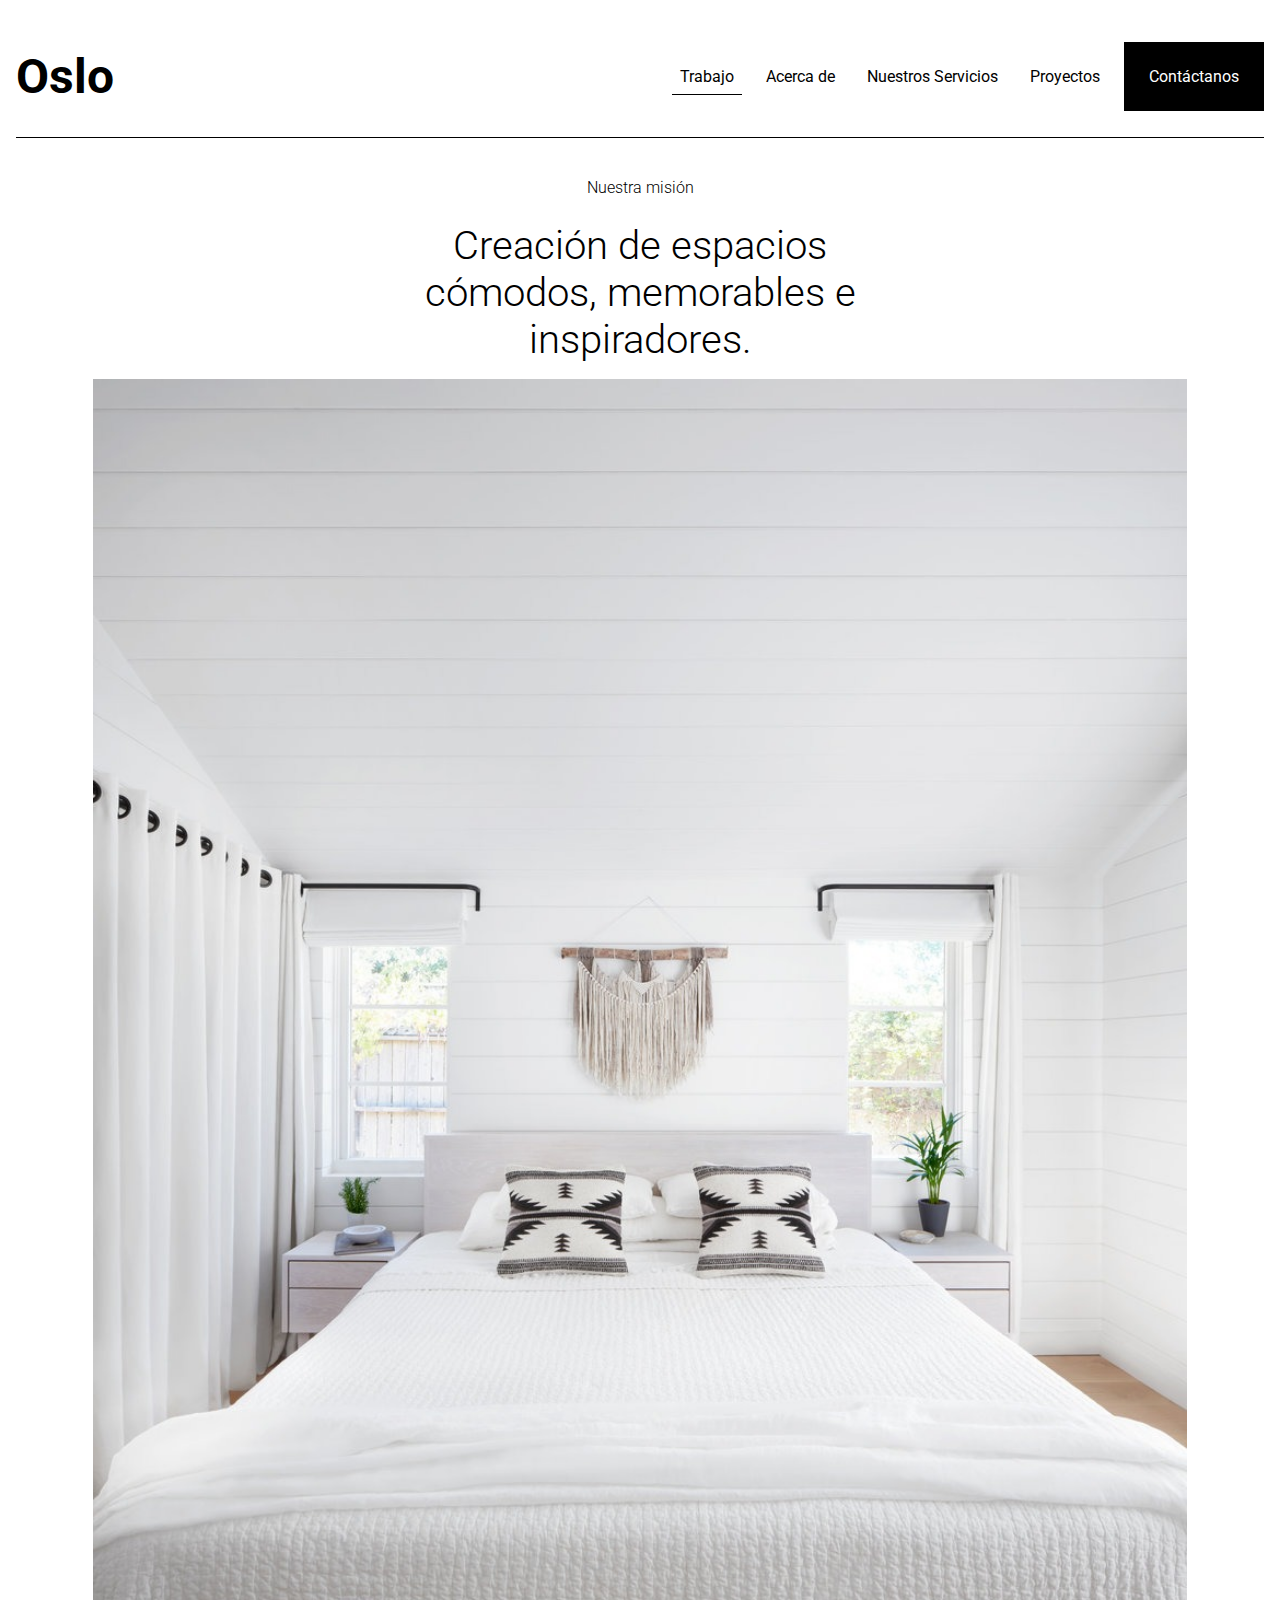
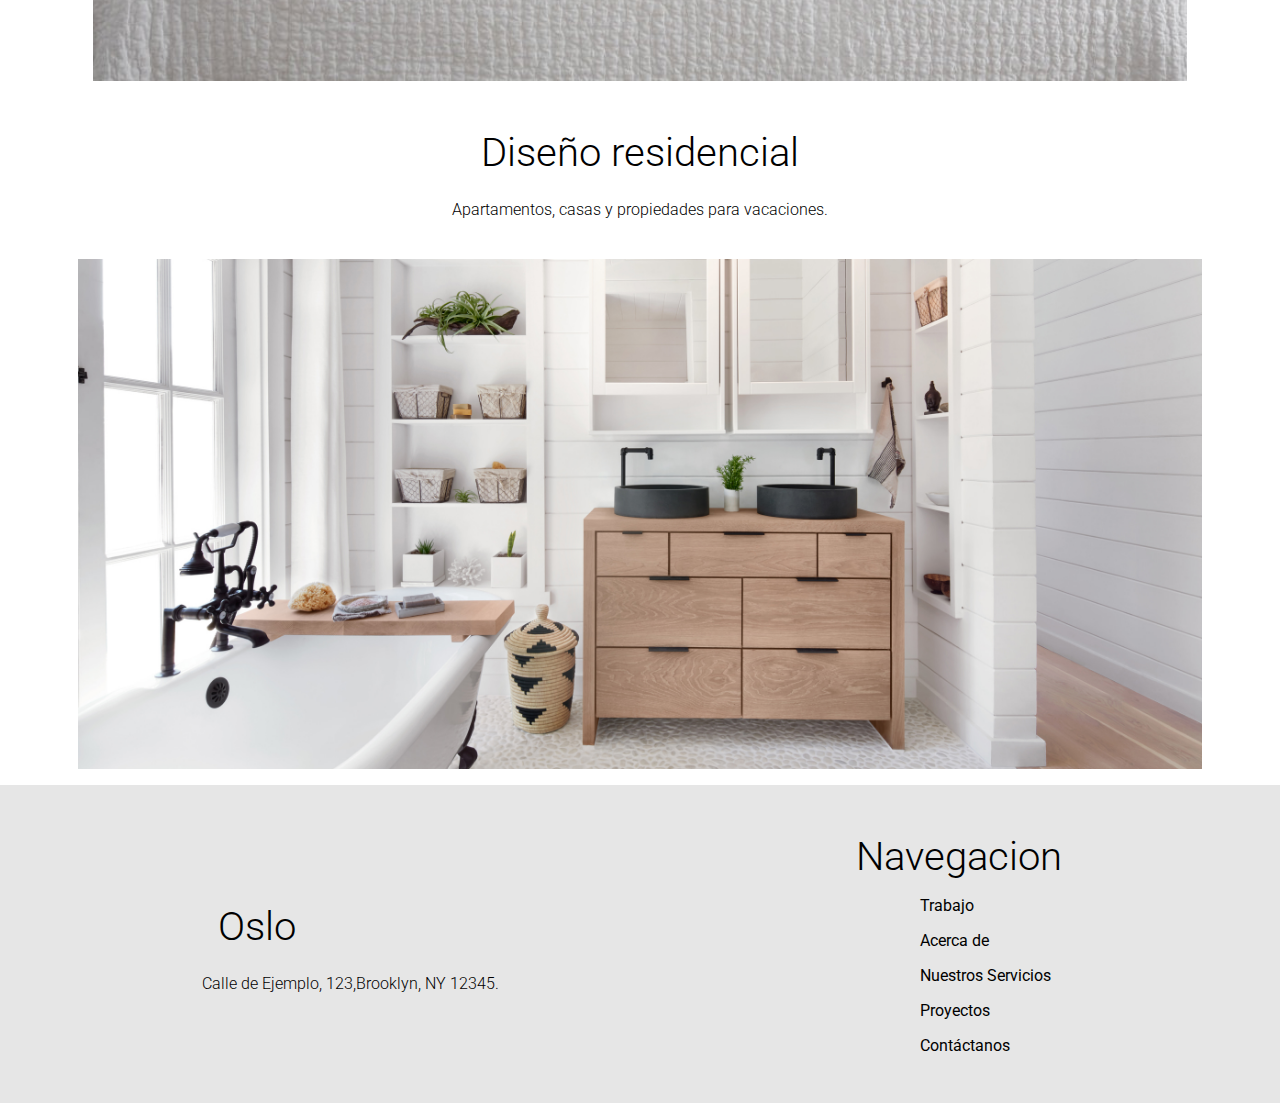
<file: index.html>
<!DOCTYPE html>
<html lang="en">
<head>
    <meta charset="UTF-8">
    <meta name="viewport" content="width=device-width, initial-scale=1.0">
    <title>Oslo</title>
    <link rel="stylesheet" href="css/style.css">
    <link rel="preconnect" href="https://fonts.googleapis.com">
    <link rel="preconnect" href="https://fonts.gstatic.com" crossorigin>    
    <link href="https://fonts.googleapis.com/css2?family=Roboto:ital,wght@0,300;1,500&display=swap" rel="stylesheet">

</head>
<body>
    <header>
        <div class="contenido-header">
            <h1>Oslo</h1>

            <nav class="navegacion-principal">
                <ul>
                    <li><a class="active" href="trabajo.html">Trabajo</a></li>
                    <li><a href="acerca.html">Acerca de</a></li>
                    <li><a href="nuestrosServicios.html">Nuestros Servicios</a></li>
                    <li><a href="proyectos.html">Proyectos</a></li>
                    <li><a class="btn" href="contactanos.html">Contáctanos</a></li>
                  </ul>
            </nav>
        </div>
    </header>

    <main>
        <div class="contenido-main">
            <p>Nuestra misión</p>
            <h2>Creación de espacios cómodos, memorables e inspiradores.</h2>
            <img class="imagen" src="img/habitacion.jpg" alt="habitacion">
        </div>
    </main>

    <section>
        <div class="contenido-section">
            <h2>Diseño residencial</h2>
            <p>Apartamentos, casas y propiedades para vacaciones.</p>
            <img class="imagen" src="img/baño.jpg" alt="baño">
        </div>
    </section>
    
    <footer>
        <div class="contenido-footer">
            <div class="info">
                <h2>Oslo</h2>
                <p>Calle de Ejemplo, 123,Brooklyn, NY 12345.</p>
            </div>

            <div class="Navegacion">
                <h2>Navegacion</h2>
                <nav class="navegacion-secundaria">
                    <ul>
                        <li><a href="index.html">Trabajo</a></li>
                        <li><a href="acerca.html">Acerca de</a></li>
                        <li><a href="nuestrosServicios.html">Nuestros Servicios</a></li>
                        <li><a href="proyectos.html">Proyectos</a></li>
                        <li><a href="contactanos.html">Contáctanos</a></li>
                      </ul>
                </nav>
            </div>
        </div>
    </footer>
</body>
</html>
</file>
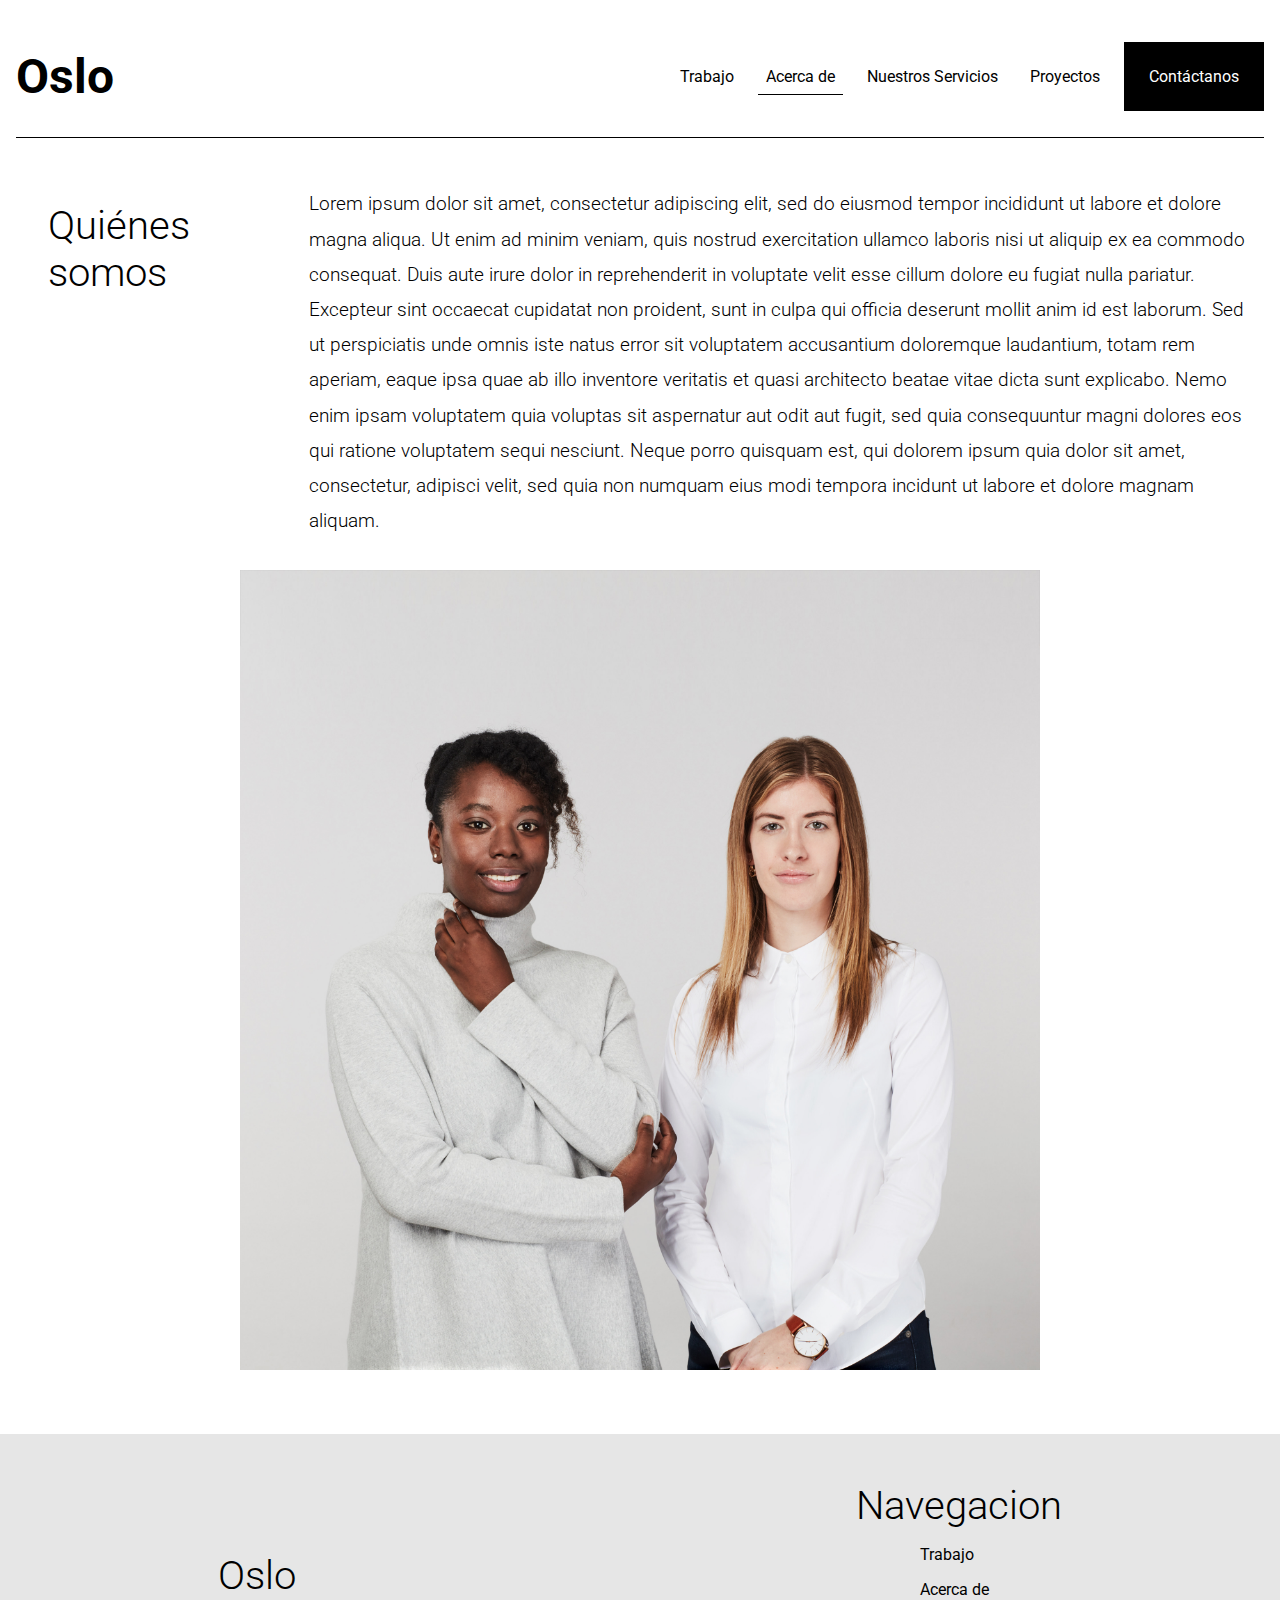
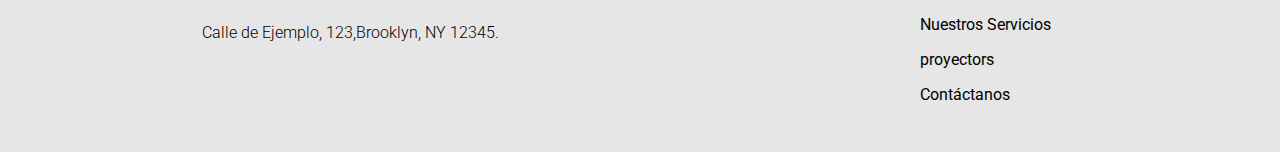
<file: acerca.html>
<!DOCTYPE html>
<html lang="en">
<head>
    <meta charset="UTF-8">
    <meta name="viewport" content="width=device-width, initial-scale=1.0">
    <title>Oslo</title>
    <link rel="stylesheet" href="css/style.css">
    <link rel="preconnect" href="https://fonts.googleapis.com">
    <link rel="preconnect" href="https://fonts.gstatic.com" crossorigin>    
    <link href="https://fonts.googleapis.com/css2?family=Roboto:ital,wght@0,300;1,500&display=swap" rel="stylesheet">

</head>
<body>
    <header>
        <div class="contenido-header">
            <h1>Oslo</h1>

            <nav class="navegacion-principal">
                <ul>
                    <li><a href="index.html">Trabajo</a></li>
                    <li><a class="active" href="acerca.html">Acerca de</a></li>
                    <li><a href="nuestrosServicios.html">Nuestros Servicios</a></li>
                    <li><a href="proyectos.html">Proyectos</a></li>
                    <li><a class="btn" href="contactanos.html">Contáctanos</a></li>
                  </ul>
            </nav>
        </div>
    </header>

    <main>
        <div class="contenido-info">
            <div class="info">
                <h2>Quiénes somos</h2>
                <p>
                    Lorem ipsum dolor sit amet, consectetur adipiscing elit, sed do eiusmod tempor incididunt ut labore et dolore magna aliqua. Ut enim ad minim veniam, quis nostrud exercitation ullamco laboris nisi ut aliquip ex ea commodo consequat. Duis aute irure dolor in reprehenderit in voluptate velit esse cillum dolore eu fugiat nulla pariatur. Excepteur sint occaecat cupidatat non proident, sunt in culpa qui officia deserunt mollit anim id est laborum.
                    
                    Sed ut perspiciatis unde omnis iste natus error sit voluptatem accusantium doloremque laudantium, totam rem aperiam, eaque ipsa quae ab illo inventore veritatis et quasi architecto beatae vitae dicta sunt explicabo. Nemo enim ipsam voluptatem quia voluptas sit aspernatur aut odit aut fugit, sed quia consequuntur magni dolores eos qui ratione voluptatem sequi nesciunt. Neque porro quisquam est, qui dolorem ipsum quia dolor sit amet, consectetur, adipisci velit, sed quia non numquam eius modi tempora incidunt ut labore et dolore magnam aliquam.</p>
            </div>
        <img class="imagen" src="img/nosotros.jpg" alt="nosotros">
    </div>
    </main>

    
    <footer>
        <div class="contenido-footer">
            <div class="info">
                <h2>Oslo</h2>
                <p>Calle de Ejemplo, 123,Brooklyn, NY 12345.</p>
            </div>

            <div class="Navegacion">
                <h2>Navegacion</h2>
                <nav class="navegacion-secundaria">
                    <ul>
                        <li><a href="trabajo.html">Trabajo</a></li>
                        <li><a href="acerca.html">Acerca de</a></li>
                        <li><a href="nuestrosServicios.html">Nuestros Servicios</a></li>
                        <li><a href="proyectors.html">proyectors</a></li>
                        <li><a href="contactanos.html">Contáctanos</a></li>
                      </ul>
                </nav>
            </div>
        </div>
    </footer>
</body>
</html>
</file>
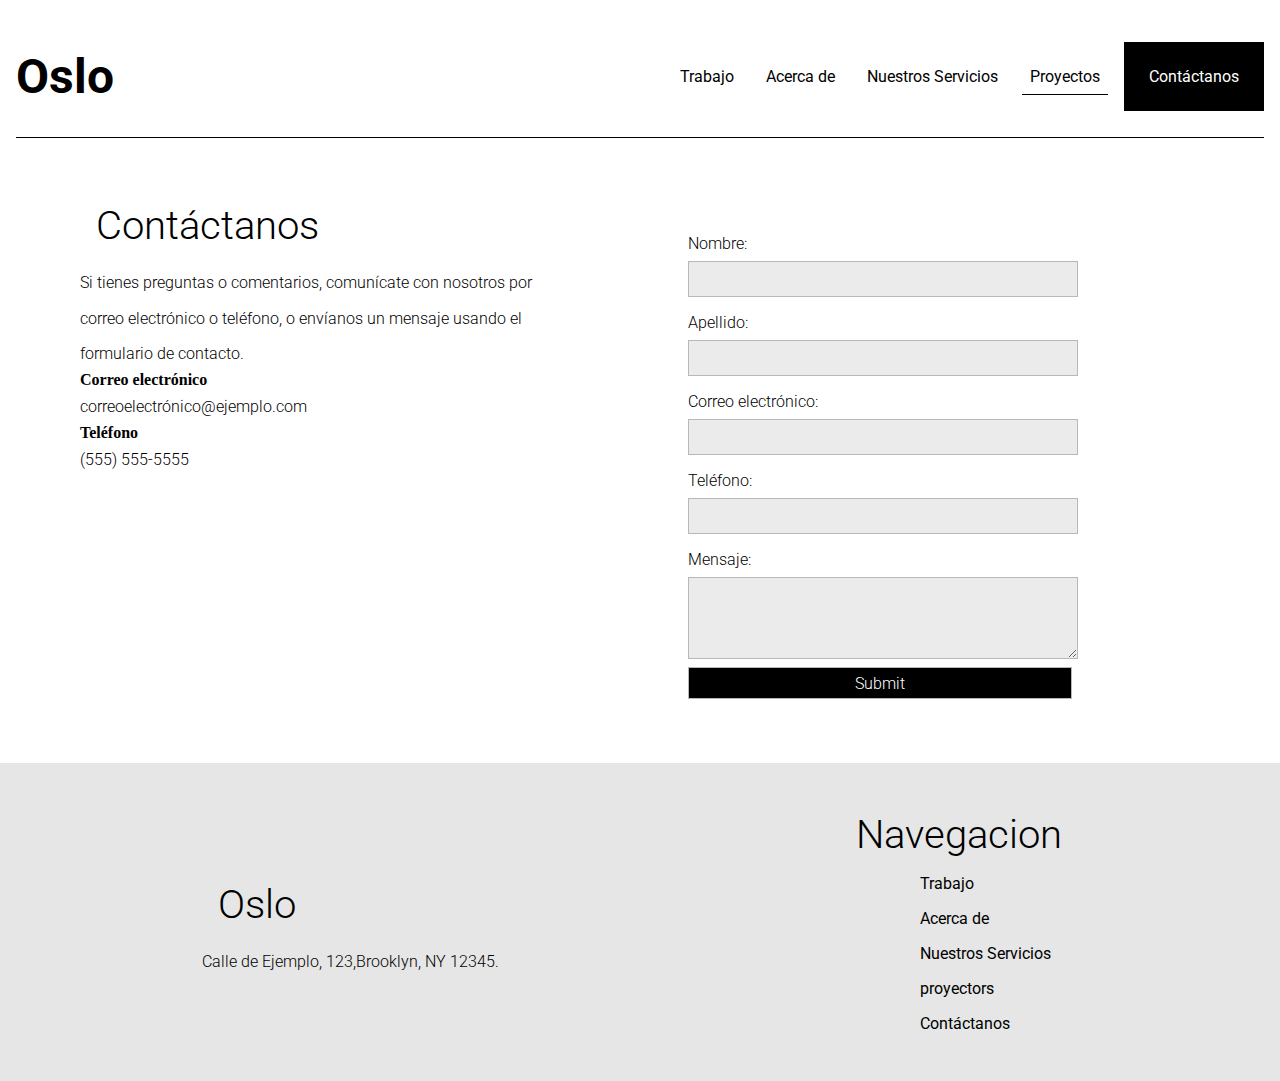
<file: contactanos.html>
<!DOCTYPE html>
<html lang="en">
<head>
    <meta charset="UTF-8">
    <meta name="viewport" content="width=device-width, initial-scale=1.0">
    <title>Oslo</title>
    <link rel="stylesheet" href="css/style.css">
    <link rel="preconnect" href="https://fonts.googleapis.com">
    <link rel="preconnect" href="https://fonts.gstatic.com" crossorigin>    
    <link href="https://fonts.googleapis.com/css2?family=Roboto:ital,wght@0,300;1,500&display=swap" rel="stylesheet">

</head>
<body>
    <header>
        <div class="contenido-header">
            <h1>Oslo</h1>

            <nav class="navegacion-principal">
                <ul>
                    <li><a href="index.html">Trabajo</a></li>
                    <li><a href="acerca.html">Acerca de</a></li>
                    <li><a href="nuestrosServicios.html">Nuestros Servicios</a></li>
                    <li><a class="active" href="proyectos.html">Proyectos</a></li>
                    <li><a class="btn" href="contactanos.html">Contáctanos</a></li>
                  </ul>
            </nav>
        </div>
    </header>

    <main>
        <div class="contenido-contacto">
            <div class="contacto">
                <h2>Contáctanos</h2>
                <p>Si tienes preguntas o comentarios, comunícate con nosotros por correo electrónico o teléfono, o envíanos un mensaje usando el formulario de contacto.</p>
                <b>Correo electrónico</b>
                <p>correoelectrónico@ejemplo.com</p>
                <b>Teléfono</b>
                <p>(555) 555-5555</p>
            </div>

            <div class="formulario">
                <form action="/action_page.php" method="get">
                    <label for="fname">Nombre:</label>
                    <input type="text" id="fname" name="fname">
                    <label for="lname">Apellido:</label>
                    <input type="text" id="lname" name="lname">
                    <label for="cname">Correo electrónico:</label>
                    <input type="text" id="cname" name="cname">
                    <label for="tname">Teléfono:</label>
                    <input type="text" id="tname" name="tname">
                    <label for="mname">Mensaje:</label>
                    <textarea id="mname" name="mname" rows="4" cols="10">
                    </textarea>
                    <input class="btn-b" type="submit" value="Submit">
                  </form>
            </div>
    </div>
    </main>

    
    <footer>
        <div class="contenido-footer">
            <div class="info">
                <h2>Oslo</h2>
                <p>Calle de Ejemplo, 123,Brooklyn, NY 12345.</p>
            </div>

            <div class="navegacion">
                <h2>Navegacion</h2>
                <nav class="navegacion-secundaria">
                    <ul>
                        <li><a href="trabajo.html">Trabajo</a></li>
                        <li><a href="acerca.html">Acerca de</a></li>
                        <li><a href="nuestrosServicios.html">Nuestros Servicios</a></li>
                        <li><a href="proyectors.html">proyectors</a></li>
                        <li><a href="contactanos.html">Contáctanos</a></li>
                      </ul>
                </nav>
            </div>
        </div>
    </footer>
</body>
</html>
</file>
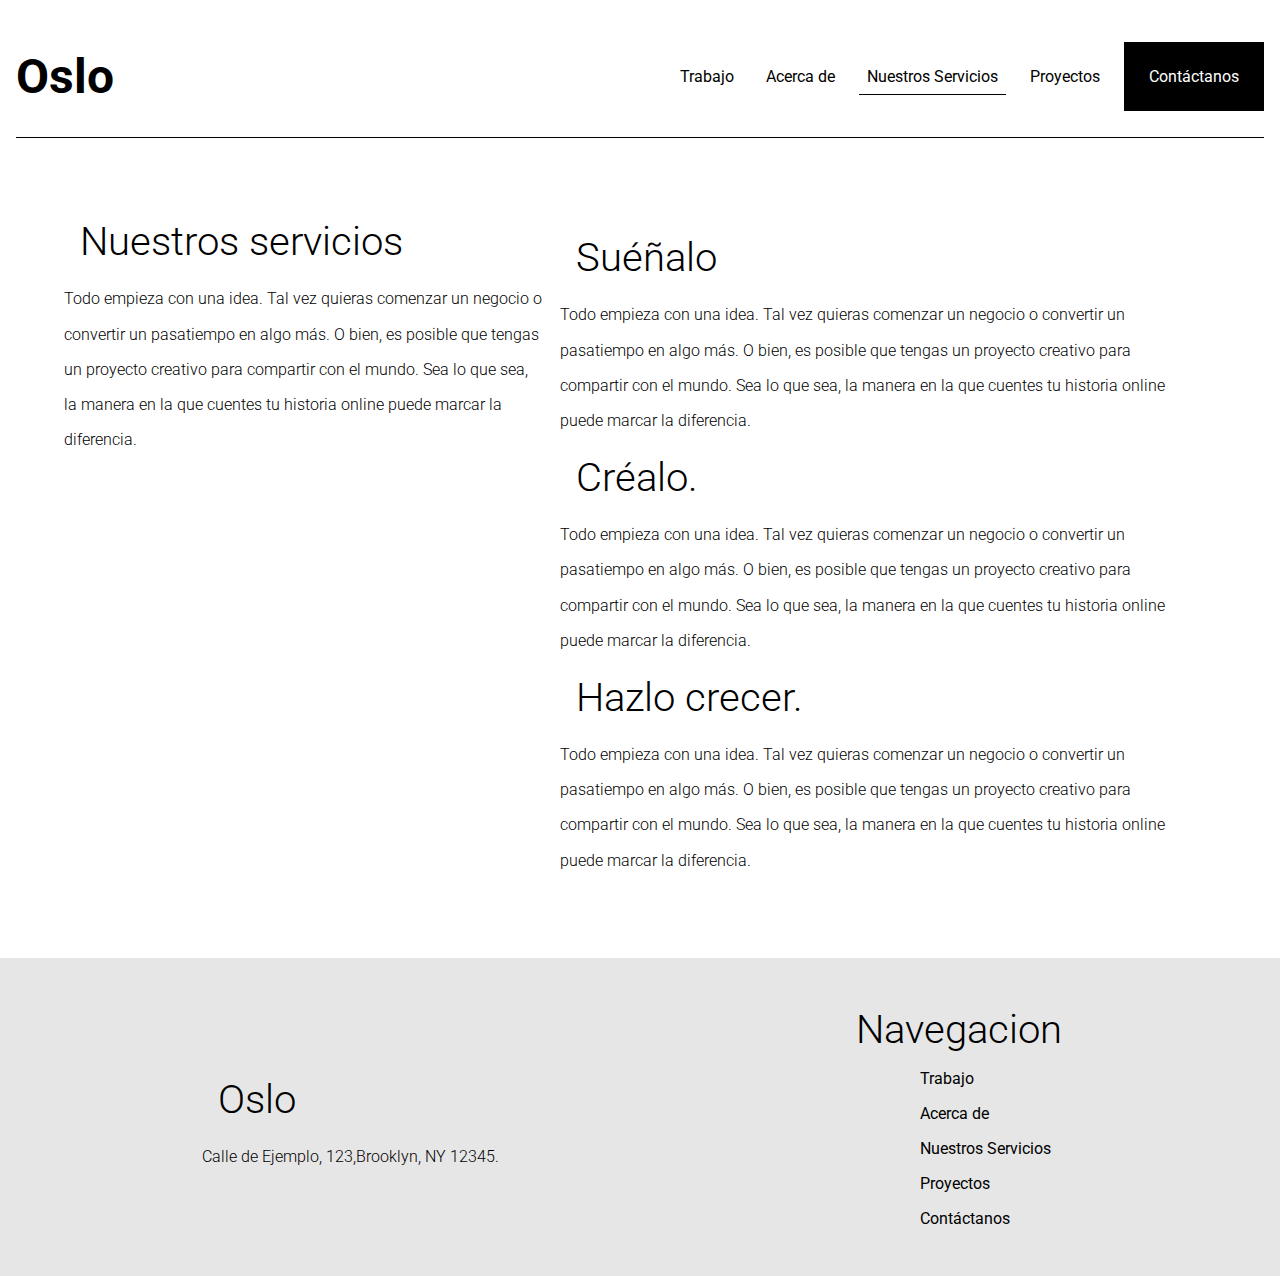
<file: nuestrosServicios.html>
<!DOCTYPE html>
<html lang="en">
<head>
    <meta charset="UTF-8">
    <meta name="viewport" content="width=device-width, initial-scale=1.0">
    <title>Oslo</title>
    <link rel="stylesheet" href="css/style.css">
    <link rel="preconnect" href="https://fonts.googleapis.com">
    <link rel="preconnect" href="https://fonts.gstatic.com" crossorigin>    
    <link href="https://fonts.googleapis.com/css2?family=Roboto:ital,wght@0,300;1,500&display=swap" rel="stylesheet">

</head>
<body>
    <header>
        <div class="contenido-header">
            <h1>Oslo</h1>

            <nav class="navegacion-principal">
                <ul>
                    <li><a  href="trabajo.html">Trabajo</a></li>
                    <li><a href="acerca.html">Acerca de</a></li>
                    <li><a class="active" href="nuestrosServicios.html">Nuestros Servicios</a></li>
                    <li><a href="proyectos.html">Proyectos</a></li>
                    <li><a class="btn" href="contactanos.html">Contáctanos</a></li>
                  </ul>
            </nav>
        </div>
    </header>

    <main>
        <div class="contenido-servicio">
            <div class="info">
                <h2>Nuestros servicios</h2>
                <p>
                    Todo empieza con una idea. Tal vez quieras comenzar un negocio o convertir un pasatiempo en algo más. O bien, es posible que tengas un proyecto creativo para compartir con el mundo. Sea lo que sea, la manera en la que cuentes tu historia online puede marcar la diferencia.
                </p>
            </div>

            <div class="servicios">
                <div class="servicio">
                    <h2>Suéñalo</h2>
                    <p>Todo empieza con una idea. Tal vez quieras comenzar un negocio o convertir un pasatiempo en algo más. O bien, es posible que tengas un proyecto creativo para compartir con el mundo. Sea lo que sea, la manera en la que cuentes tu historia online puede marcar la diferencia.</p>
                </div>
                <div class="servicio">
                    <h2>Créalo.</h2>
                    <p>Todo empieza con una idea. Tal vez quieras comenzar un negocio o convertir un pasatiempo en algo más. O bien, es posible que tengas un proyecto creativo para compartir con el mundo. Sea lo que sea, la manera en la que cuentes tu historia online puede marcar la diferencia.</p>
                </div>
                <div class="servicio">
                    <h2>Hazlo crecer.</h2>
                    <p>Todo empieza con una idea. Tal vez quieras comenzar un negocio o convertir un pasatiempo en algo más. O bien, es posible que tengas un proyecto creativo para compartir con el mundo. Sea lo que sea, la manera en la que cuentes tu historia online puede marcar la diferencia.</p>
                </div>
            </div>
        
        </div>
    </main>

    
    <footer>
        <div class="contenido-footer">
            <div class="info">
                <h2>Oslo</h2>
                <p>Calle de Ejemplo, 123,Brooklyn, NY 12345.</p>
            </div>

            <div class="Navegacion">
                <h2>Navegacion</h2>
                <nav class="navegacion-secundaria">
                    <ul>
                        <li><a href="index.html">Trabajo</a></li>
                        <li><a href="acerca.html">Acerca de</a></li>
                        <li><a href="nuestrosServicios.html">Nuestros Servicios</a></li>
                        <li><a href="proyectos.html">Proyectos</a></li>
                        <li><a href="contactanos.html">Contáctanos</a></li>
                      </ul>
                </nav>
            </div>
        </div>
    </footer>
</body>
</html>
</file>
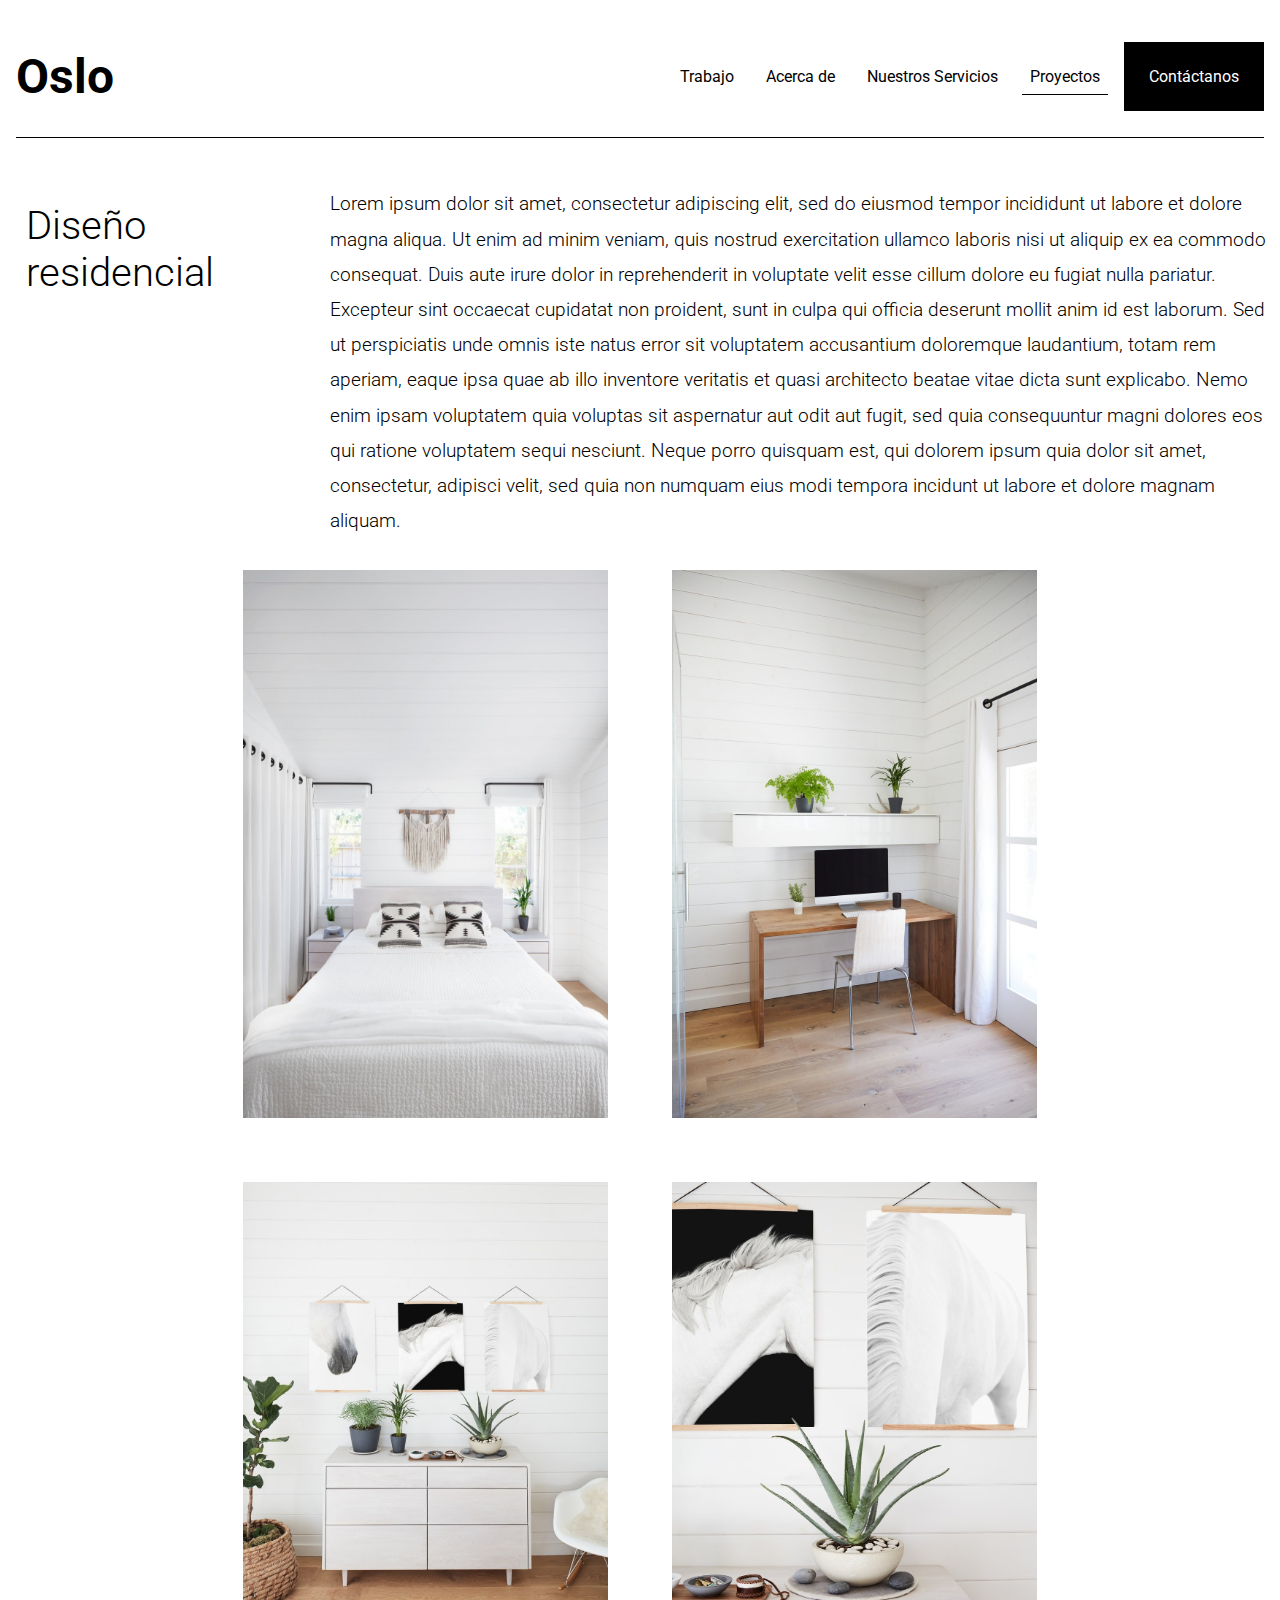
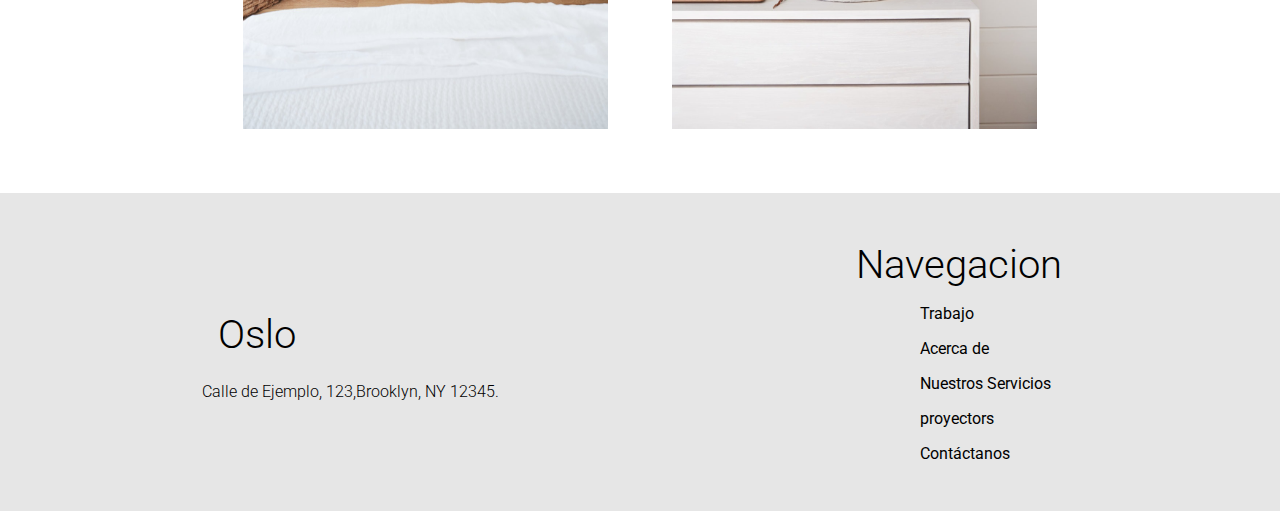
<file: proyectos.html>
<!DOCTYPE html>
<html lang="en">
<head>
    <meta charset="UTF-8">
    <meta name="viewport" content="width=device-width, initial-scale=1.0">
    <title>Oslo</title>
    <link rel="stylesheet" href="css/style.css">
    <link rel="preconnect" href="https://fonts.googleapis.com">
    <link rel="preconnect" href="https://fonts.gstatic.com" crossorigin>    
    <link href="https://fonts.googleapis.com/css2?family=Roboto:ital,wght@0,300;1,500&display=swap" rel="stylesheet">

</head>
<body>
    <header>
        <div class="contenido-header">
            <h1>Oslo</h1>

            <nav class="navegacion-principal">
                <ul>
                    <li><a href="index.html">Trabajo</a></li>
                    <li><a href="acerca.html">Acerca de</a></li>
                    <li><a href="nuestrosServicios.html">Nuestros Servicios</a></li>
                    <li><a class="active" href="proyectos.html">Proyectos</a></li>
                    <li><a class="btn" href="contactanos.html">Contáctanos</a></li>
                  </ul>
            </nav>
        </div>
    </header>

    <main>
        <div class="contenido-info">
            <div class="info">
                <h2>Diseño residencial</h2>
                <p>
                    Lorem ipsum dolor sit amet, consectetur adipiscing elit, sed do eiusmod tempor incididunt ut labore et dolore magna aliqua. Ut enim ad minim veniam, quis nostrud exercitation ullamco laboris nisi ut aliquip ex ea commodo consequat. Duis aute irure dolor in reprehenderit in voluptate velit esse cillum dolore eu fugiat nulla pariatur. Excepteur sint occaecat cupidatat non proident, sunt in culpa qui officia deserunt mollit anim id est laborum.
                    
                    Sed ut perspiciatis unde omnis iste natus error sit voluptatem accusantium doloremque laudantium, totam rem aperiam, eaque ipsa quae ab illo inventore veritatis et quasi architecto beatae vitae dicta sunt explicabo. Nemo enim ipsam voluptatem quia voluptas sit aspernatur aut odit aut fugit, sed quia consequuntur magni dolores eos qui ratione voluptatem sequi nesciunt. Neque porro quisquam est, qui dolorem ipsum quia dolor sit amet, consectetur, adipisci velit, sed quia non numquam eius modi tempora incidunt ut labore et dolore magnam aliquam.</p>
            </div>
            <div class="galeria">
                <img src="img/habitacion.jpg" alt="habitacion">
                <img  src="img/escritorio.jpg" alt="escritorio">
                <img src="img/habitacio2.jpg" alt="habitacion">
                <img src="img/planta.jpg" alt="planta">
            </div>
    </div>
    </main>

    
    <footer>
        <div class="contenido-footer">
            <div class="info">
                <h2>Oslo</h2>
                <p>Calle de Ejemplo, 123,Brooklyn, NY 12345.</p>
            </div>

            <div class="navegacion">
                <h2>Navegacion</h2>
                <nav class="navegacion-secundaria">
                    <ul>
                        <li><a href="trabajo.html">Trabajo</a></li>
                        <li><a href="acerca.html">Acerca de</a></li>
                        <li><a href="nuestrosServicios.html">Nuestros Servicios</a></li>
                        <li><a href="proyectors.html">proyectors</a></li>
                        <li><a href="contactanos.html">Contáctanos</a></li>
                      </ul>
                </nav>
            </div>
        </div>
    </footer>
</body>
</html>
</file>
<file: css/style.css>
body {
    margin: 0;
}

.contenido-header {
    display: flex;
    justify-content: space-between;
    align-items: center;
    margin: 1rem;
    background-color: #fff;
    border-bottom: 1px solid #000;
}


h1 {
    font-size: 3rem;
    font-family: 'Roboto', sans-serif;
}

.contenido-header .navegacion-principal ul {
    display: flex;
}

ul {
    list-style-type: none;
}

a {
    text-decoration: none;
    margin-left: 1rem;
    padding: .5rem;
    text-align: center;
    font-size: 1rem;
    font-family: 'Roboto', sans-serif;
    color: #000;
}

a:hover {
    background-color: #ebebeb;
}

.btn {
    background-color: #000;
    color: #fff;
    padding: 1.5rem;
    border: 1px solid #000;
}

.btn:hover{
    background-color: #fff;
    color: #000;
    border: 1px solid #000;
}

.active{
    border-bottom: 1px solid #000;
}

.contenido-main{
    display: flex;
    flex-direction: column;
    justify-content: space-between;
    align-items: center;
    margin: 2rem;
}

p {
    margin: 0;
    font-size: 1rem;
    font-weight: 300;
    font-family: 'Roboto', sans-serif;
    line-height: 2.2rem;
}

h2 {
    font-size: 2.5rem;
    font-weight: 300;
    font-family: 'Roboto', sans-serif;
    margin: 1rem;
}

.contenido-main h2 {
    max-width: 30rem;
    text-align: center; 
}

.imagen {
    width: 90%; 
}

.contenido-section{
    display: flex;
    flex-direction: column;
    align-items: center;
    margin: 1rem;
}

.contenido-section p{
    margin-bottom: 2rem;
}

.contenido-footer{
    display: flex;
    justify-content: space-around;
    align-items: center;
    background-color: #e6e6e6;
    padding: 2rem;
}

.navegacion-secundaria ul li {
    margin: 1rem;
}


.contenido-info{
    display: flex;
    flex-direction: column;
    align-items: center;
    justify-content:center;
    padding: 2rem;
}

.contenido-info .info{
    display: flex;
    flex-direction: row;
    justify-content:center;
    align-items: top;
}

.contenido-info .info h2{
    max-width: 40rem;
}

.contenido-info .info p{
    width: 65rem;
    font-size: 1.2rem;
}

.contenido-info .imagen {
    width: 50rem;
    font-size: 1.2rem;
    padding: 2rem;
}

.contenido-servicio{
    display: flex;
    justify-content:space-between;
    align-items: top;
    margin: 4rem;
}

.contenido-servicio .info{
    width: 30rem;
}

.contenido-servicio .servicios{
    width: 40rem;
    padding: 1rem;
}
   

.galeria {
    display: flex;
    flex-wrap: wrap;
    justify-content: center;
}

.galeria img {
    width: 30%;
    padding: 2rem;
}

.contenido-contacto{
    display: flex;
    justify-content: space-around;
    padding: 2rem;
}

.contenido-contacto .contacto{
    width: 30rem;
}

.contenido-contacto .formulario form{
    display: flex;
    flex-direction: column;
    padding: 2rem;
    width: 30rem;
}

.contenido-contacto .formulario form label{ 
    font-size: 1rem;
    font-weight: 300;
    font-family: 'Roboto', sans-serif;
    padding-top: 1rem;
}

.contenido-contacto .formulario form input { 
    font-size: 1rem;
    font-weight: 300;
    font-family: 'Roboto', sans-serif;
    background: #ebebeb;
    border: 1px solid #b8b8b8;
    width: 80%;
    height: 2rem;
    margin-top: .5rem;
}

.contenido-contacto .formulario textarea{ 
    font-size: 1rem;
    font-weight: 300;
    font-family: 'Roboto', sans-serif;
    background: #ebebeb;
    border: 1px solid #b8b8b8;
    width: 80%;
    margin-top: .5rem;
}

.contenido-contacto .formulario .btn-b{
    background-color: #000;
    color: #fff;
}
</file>
